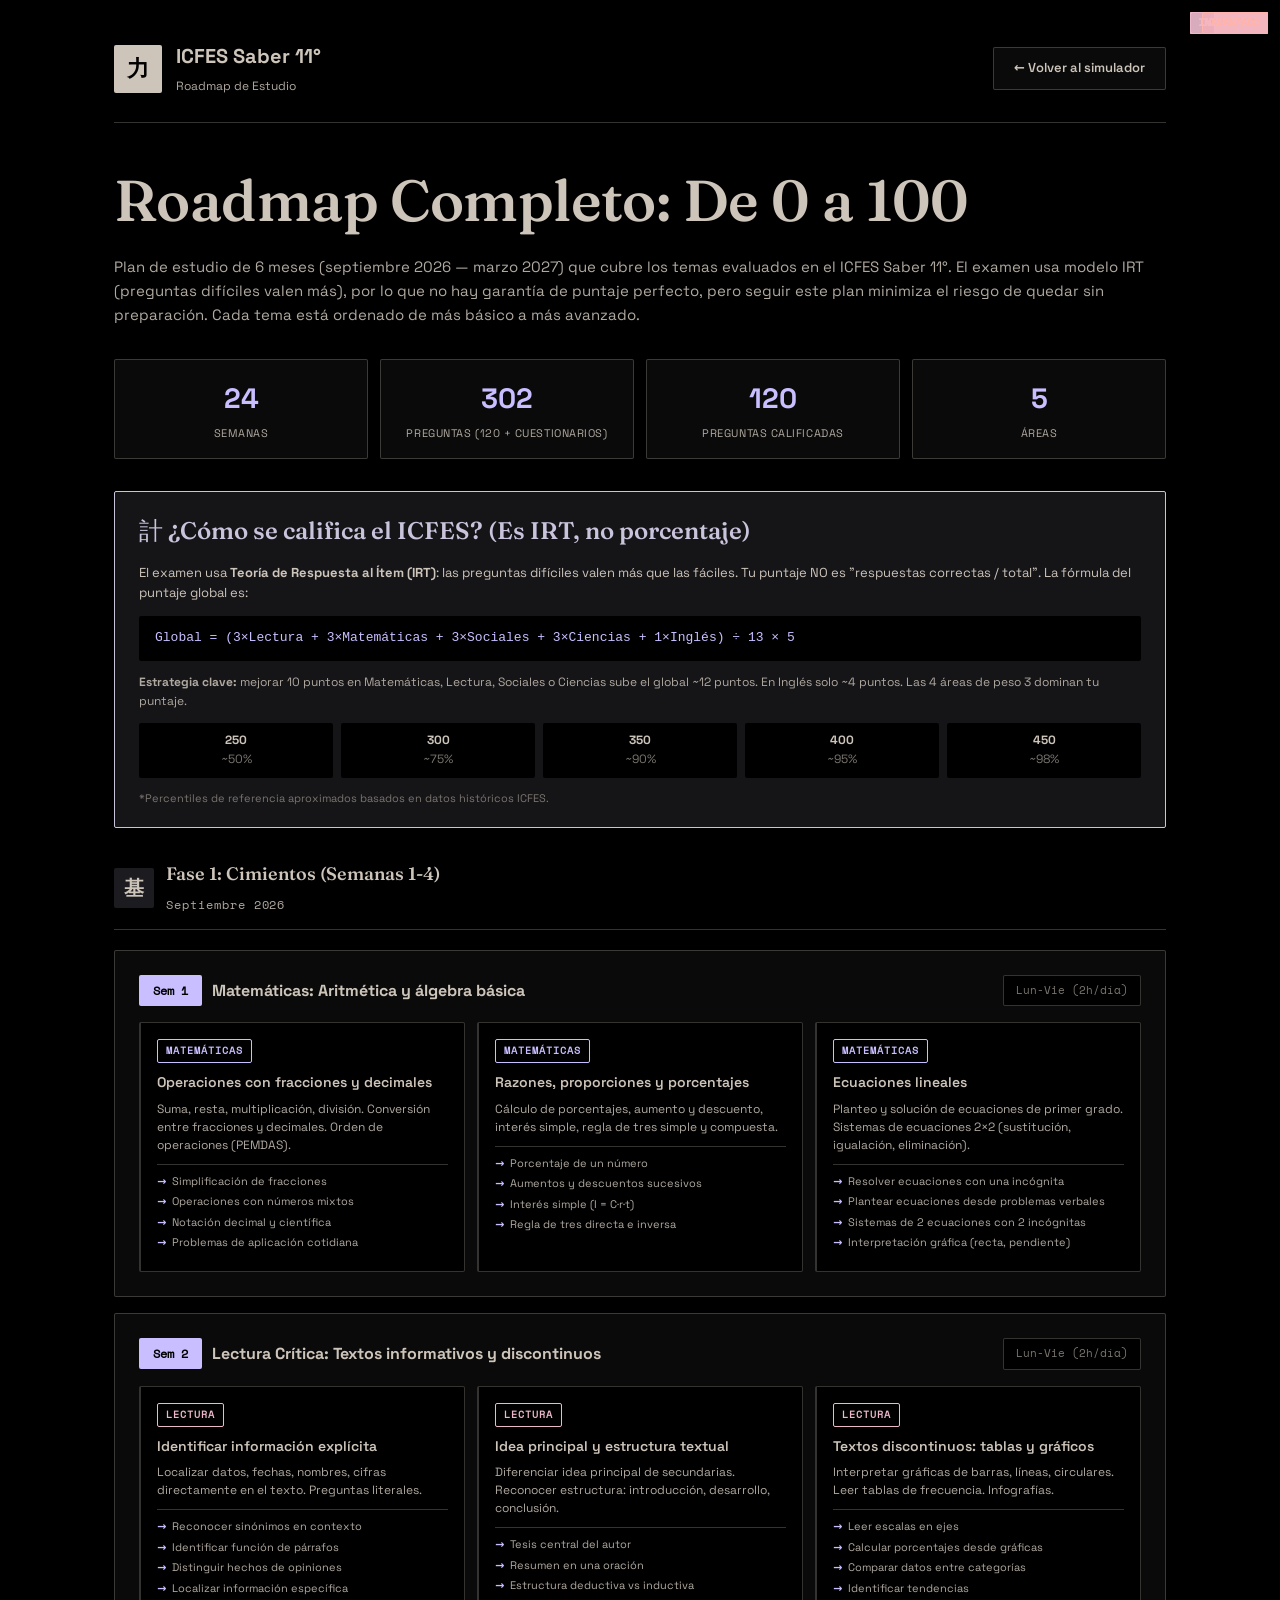
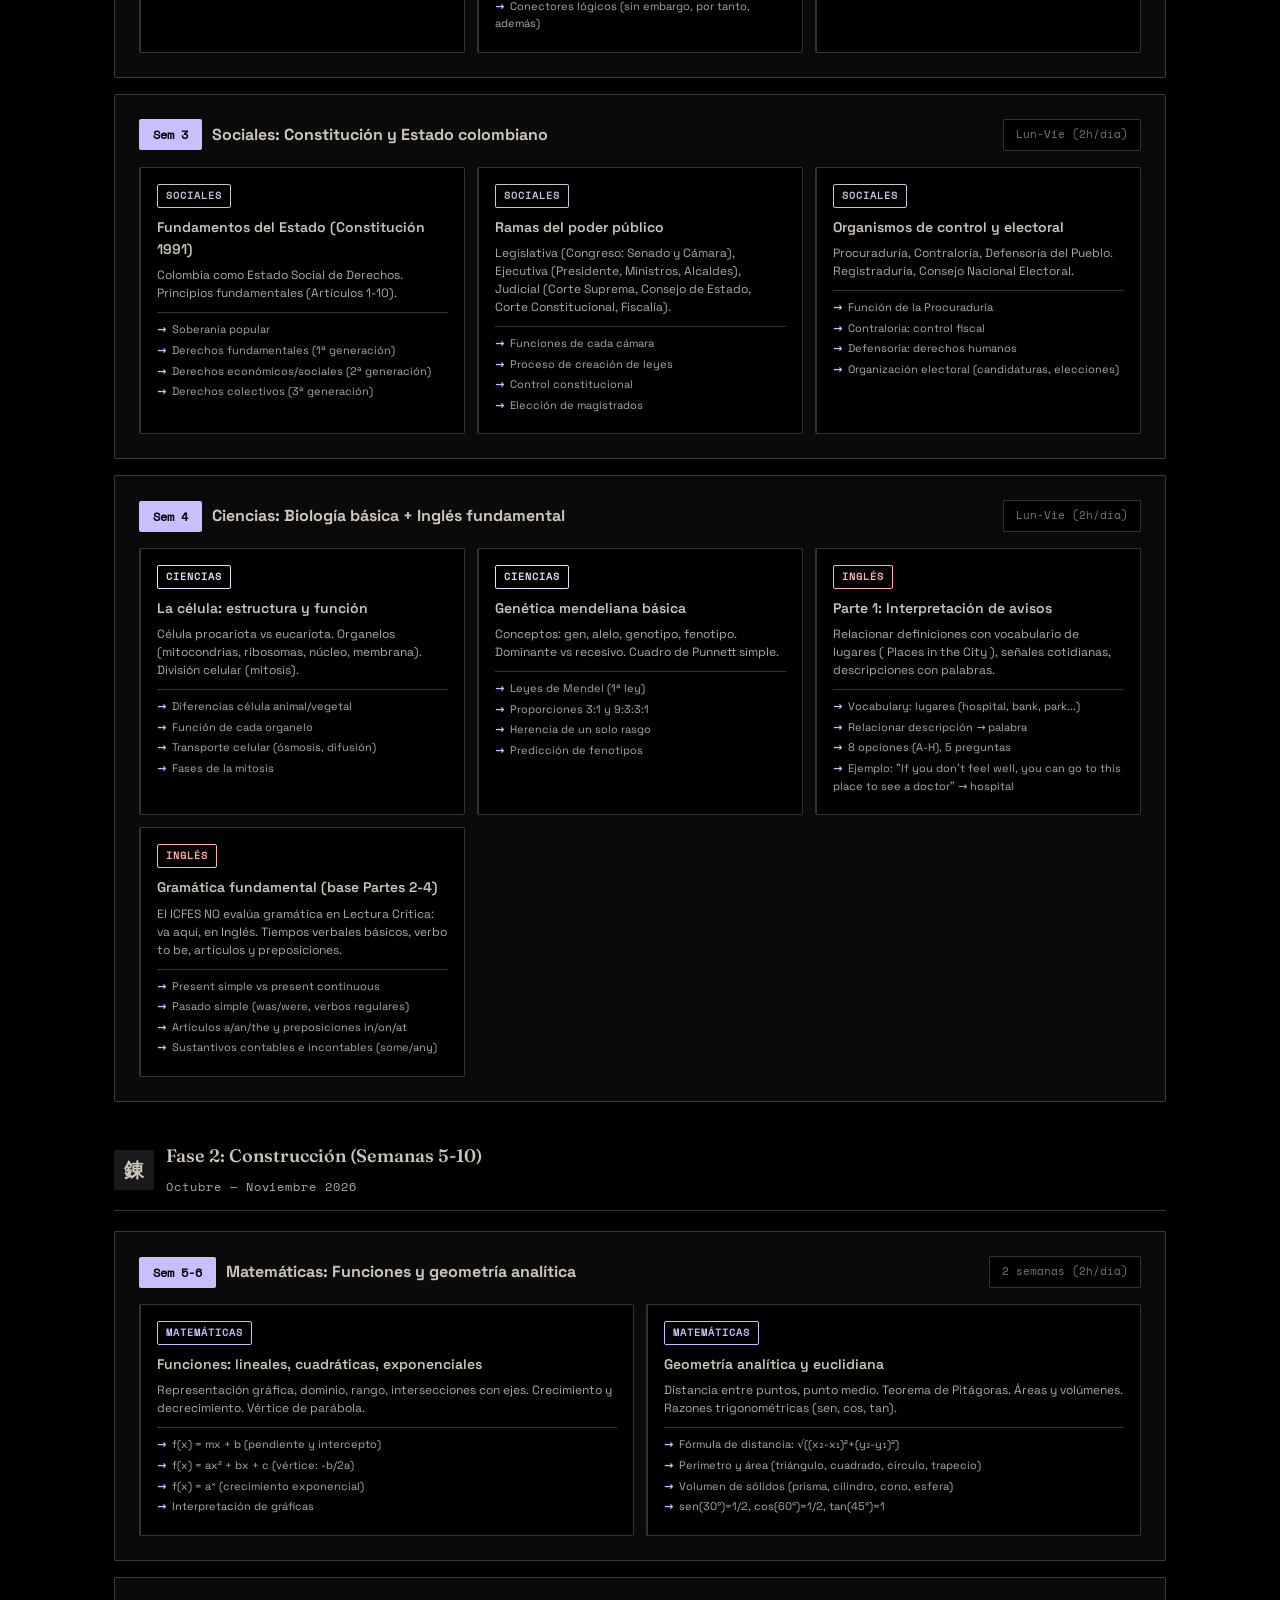
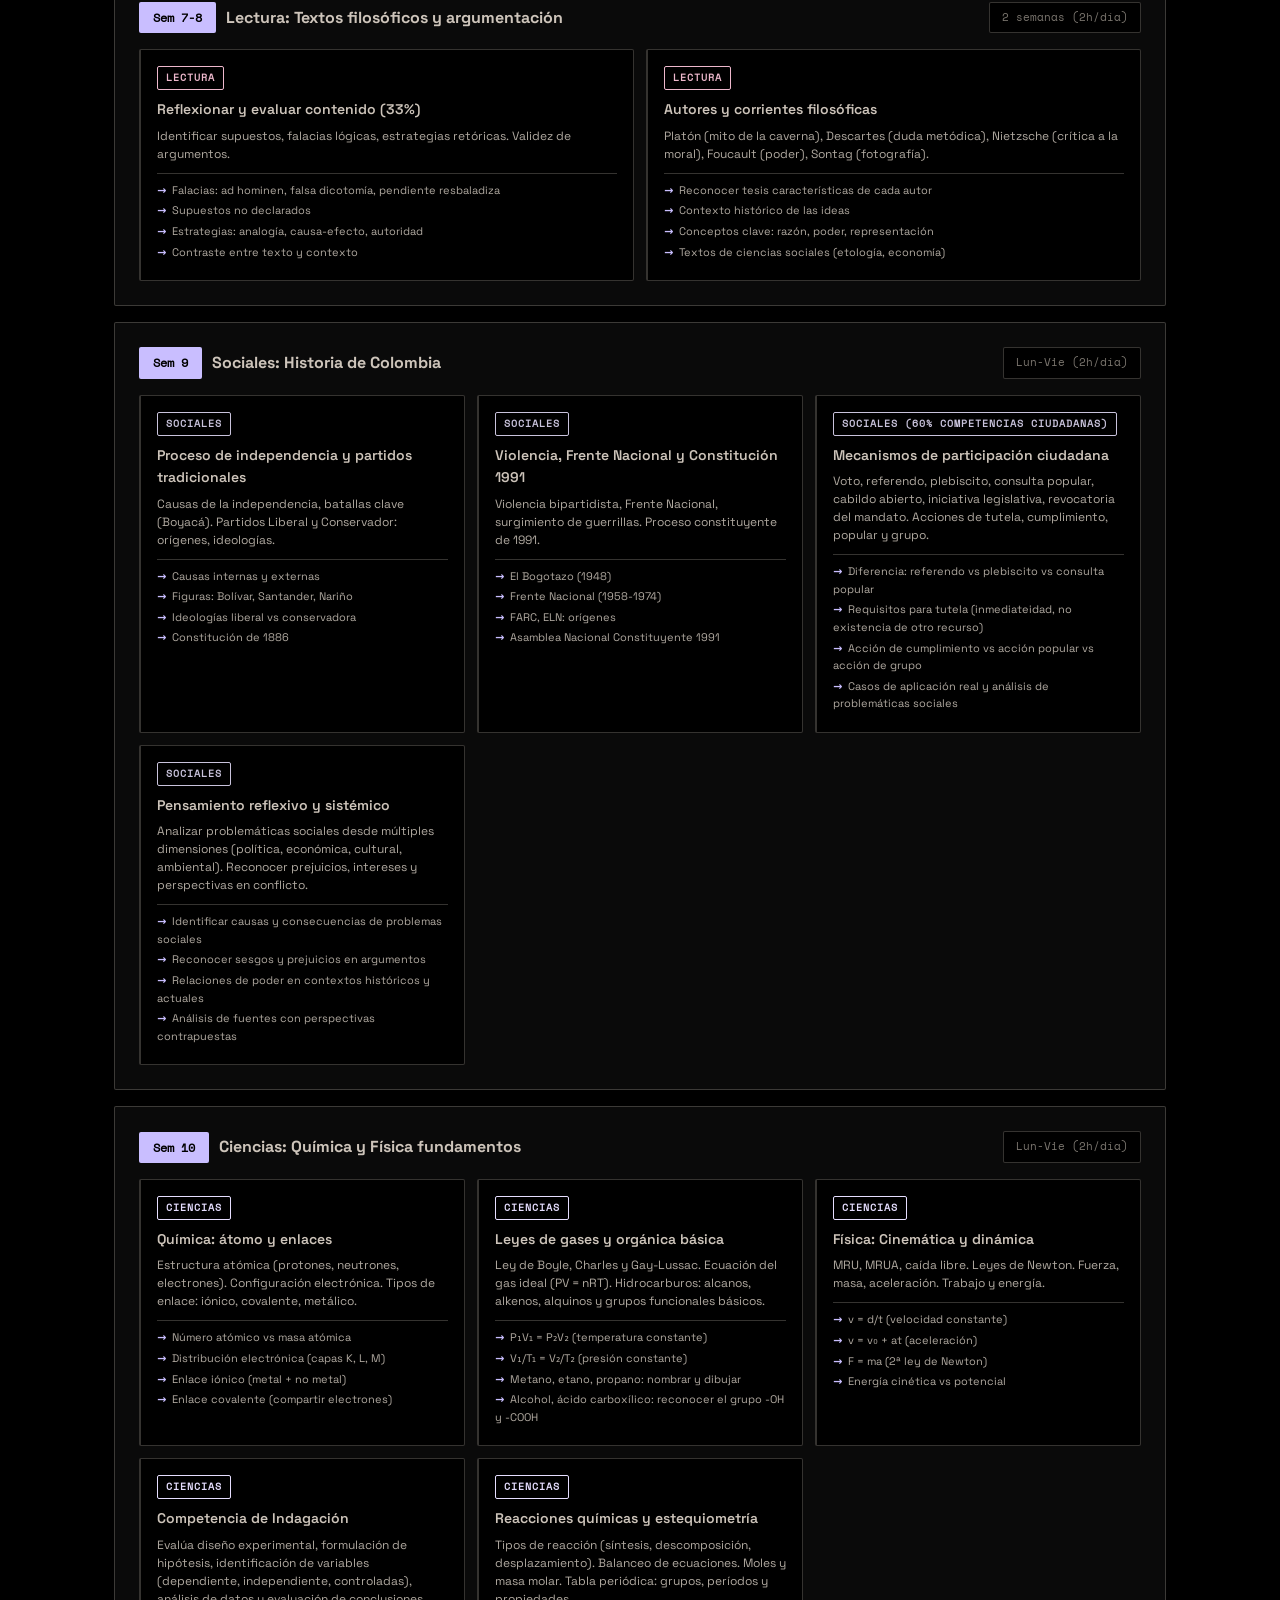
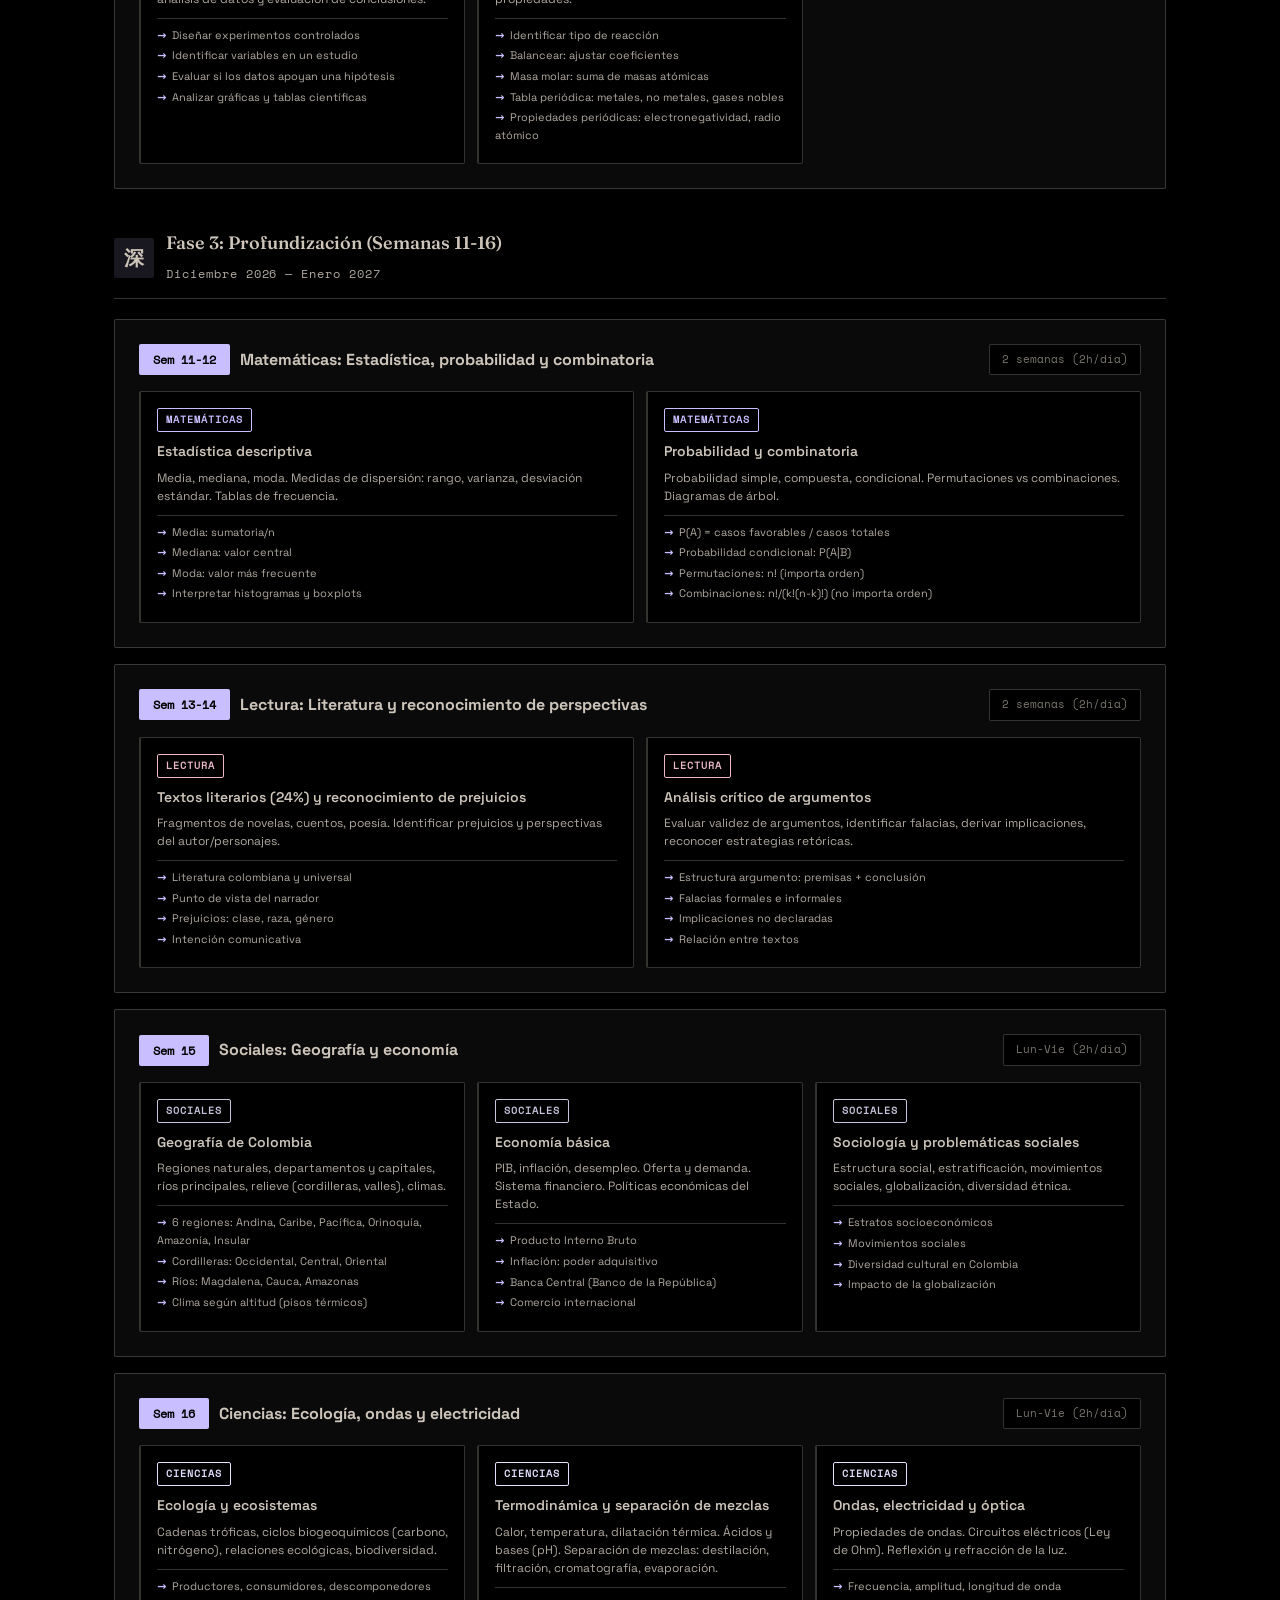
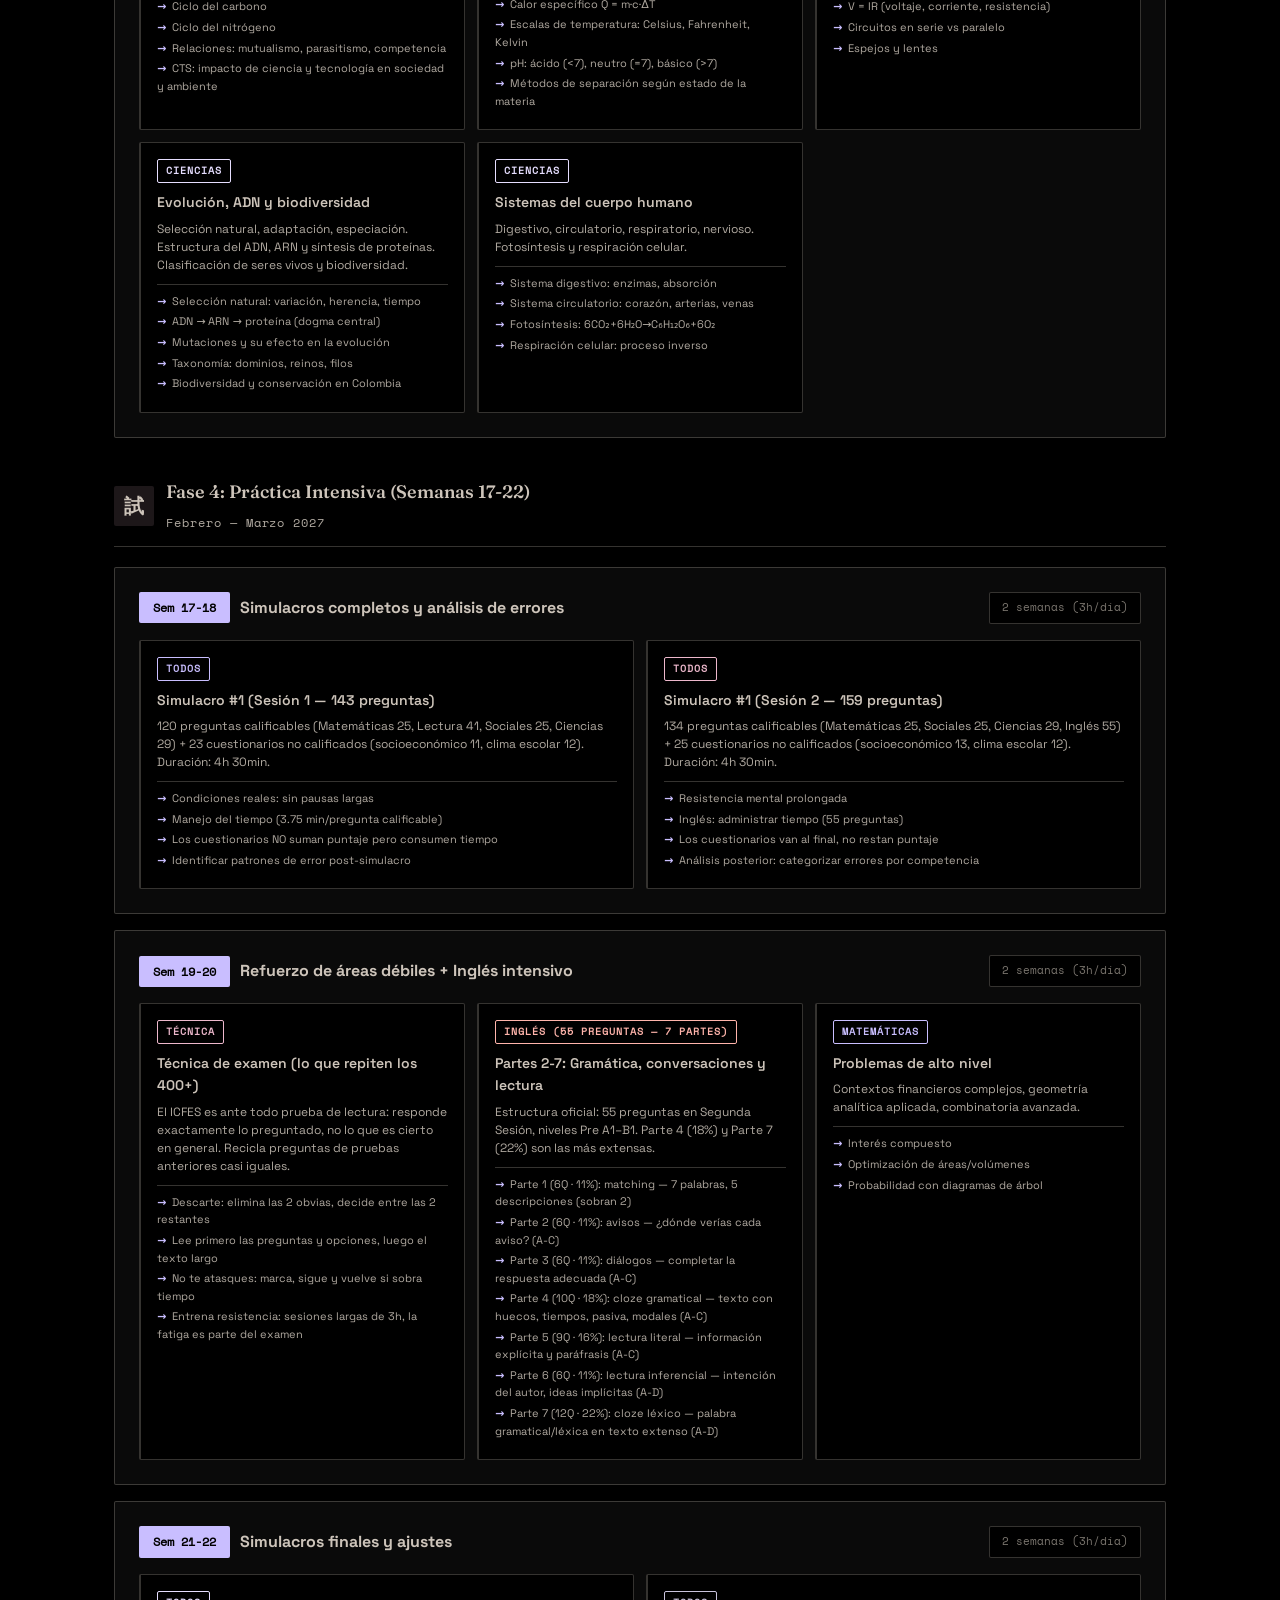
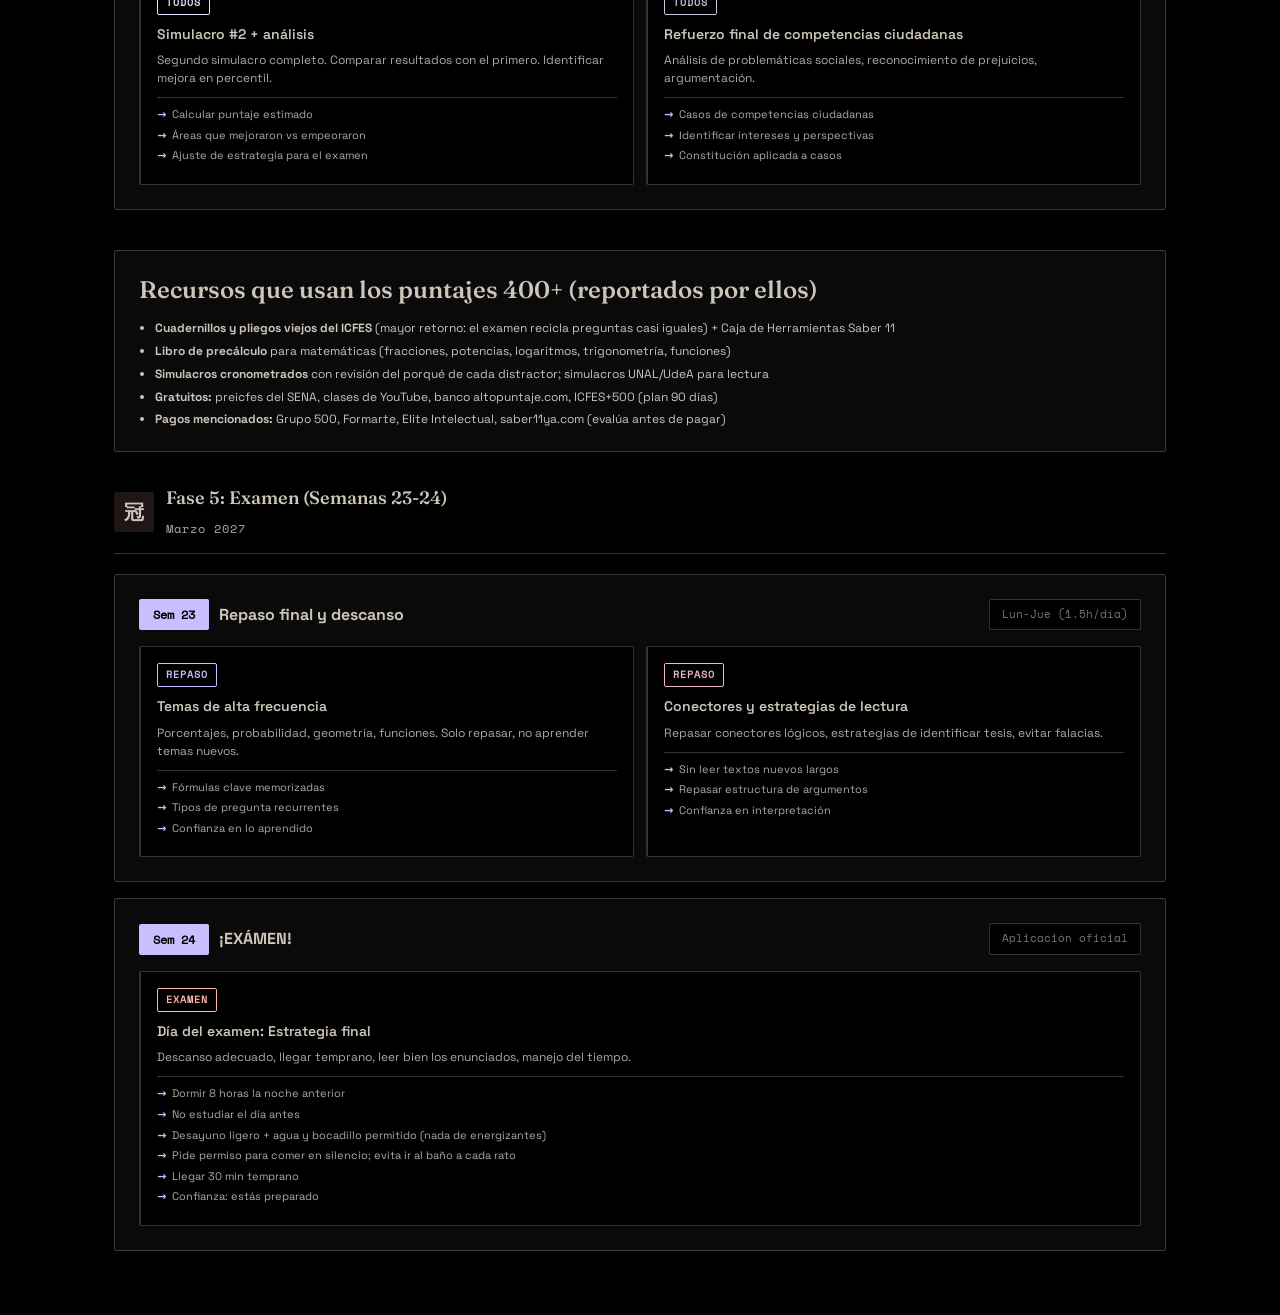
<file: roadmap.html>
<!DOCTYPE html>
<html lang="es">
<head>
<meta charset="UTF-8">
<meta name="viewport" content="width=device-width, initial-scale=1.0">
<title>Roadmap ICFES Saber 11° — De 0 a 100</title>
<link rel="icon" href="art/favicon.svg" type="image/svg+xml">
<style>
@font-face{font-display:swap;font-family:"Fraunces Variable";font-style:normal;font-weight:100 900;src:url(fonts/fraunces-latin.woff2) format("woff2-variations");}
@font-face{font-display:swap;font-family:"Space Grotesk Variable";font-style:normal;font-weight:300 700;src:url(fonts/space-grotesk-latin.woff2) format("woff2-variations");}
@font-face{font-display:swap;font-family:"Space Mono";font-style:normal;font-weight:400;src:url(fonts/space-mono-400.woff2) format("woff2");}

:root{--bg:#000;--bg-elevated:#0a0a0a;--card:#0a0a0a;--card-hover:rgba(205,196,186,.05);--border:rgba(205,196,186,.26);--accent:#c9beff;--accent-hover:#e6deff;--text:#cdc4ba;--text-muted:#b0a9a0;--text-dim:#7a756e;--success:#c9beff;--success-bg:rgba(201,190,255,.1);--danger:#ffb4ab;--danger-bg:rgba(255,180,171,.1);--warning:#edb8cc;--warning-bg:rgba(237,184,204,.1);--info:#c9c3dc;--info-bg:rgba(201,195,220,.1);--radius:2px;--radius-sm:2px;--transition:all .15s ease;--serif:"Fraunces Variable",Fraunces,Georgia,serif;--sans:"Space Grotesk Variable","Space Grotesk",system-ui,sans-serif;--mono:"Space Mono",monospace}
*{margin:0;padding:0;box-sizing:border-box}
body{font-family:var(--sans);background:var(--bg);color:var(--text);line-height:1.6;min-height:100vh}
.container{max-width:1100px;margin:0 auto;padding:24px}
.header{display:flex;justify-content:space-between;align-items:center;padding:16px 0 24px;border-bottom:1px solid var(--border);margin-bottom:32px}
.logo{display:flex;align-items:center;gap:14px;cursor:pointer}
.logo:hover .logo-icon{transform:scale(1.05)}
.logo-icon{width:48px;height:48px;background:var(--text);border-radius:2px;display:flex;align-items:center;justify-content:center;font-size:22px;font-weight:800;color:#000;transition:var(--transition)}
.logo-text h1{font-size:20px;font-weight:700}
.logo-text span{font-size:12px;color:var(--text-muted)}
.home-btn{padding:10px 20px;border-radius:var(--radius-sm);background:var(--card);border:1px solid var(--border);color:var(--text);font-size:13px;font-weight:600;cursor:pointer;transition:var(--transition);text-decoration:none;display:inline-flex;align-items:center;gap:8px}
.home-btn:hover{border-color:var(--accent);background:var(--card-hover)}

h2{font-family:var(--serif);font-size:clamp(2rem,1.3rem + 3vw,3.6rem);font-weight:560;letter-spacing:-.01em;margin-bottom:8px;color:var(--text)}
h3{font-family:var(--serif);font-size:1.5rem;font-weight:560;margin-bottom:12px;display:flex;align-items:center;gap:8px}
h4{font-size:15px;font-weight:700;margin-bottom:8px;color:var(--accent)}

.subtitle{color:var(--text-muted);margin-bottom:32px;font-size:15px}

.stats-bar{display:grid;grid-template-columns:repeat(auto-fit,minmax(150px,1fr));gap:12px;margin-bottom:32px}
.stat{background:var(--card);border:1px solid var(--border);border-radius:var(--radius);padding:16px;text-align:center}
.stat .value{font-size:28px;font-weight:800;color:var(--accent)}
.stat .label{font-size:11px;color:var(--text-muted);text-transform:uppercase;letter-spacing:.05em;margin-top:4px}

.phase{margin-bottom:40px}
.phase-header{display:flex;align-items:center;gap:12px;margin-bottom:20px;padding-bottom:12px;border-bottom:1px solid var(--border)}
.phase-icon{width:40px;height:40px;border-radius:2px;font-weight:700;display:flex;align-items:center;justify-content:center;font-size:20px}
.phase-info h3{font-size:18px;margin-bottom:2px}
.phase-info .phase-date{font-family:var(--mono);font-size:12px;color:var(--text-muted);letter-spacing:.08em}

.week{background:var(--card);border:1px solid var(--border);border-radius:var(--radius);padding:24px;margin-bottom:16px;transition:var(--transition)}
.week:hover{border-color:var(--accent)}
.week-header{display:flex;justify-content:space-between;align-items:center;margin-bottom:16px}
.week-title{display:flex;align-items:center;gap:10px}
.week-num{background:var(--accent);color:#000;padding:6px 14px;border-radius:2px;font-family:var(--mono);font-size:12px;font-weight:700}
.week-title h4{font-size:16px;color:var(--text);margin:0}
.week-days{font-family:var(--mono);font-size:11px;color:var(--text-dim);background:var(--bg);padding:6px 12px;border-radius:2px;border:1px solid var(--border)}

.topics-grid{display:grid;grid-template-columns:repeat(auto-fit,minmax(280px,1fr));gap:12px}
.topic{background:var(--bg);border:1px solid var(--border);border-left:2px solid var(--border);border-radius:var(--radius-sm);padding:16px}

.topic-header{display:flex;justify-content:space-between;align-items:center;margin-bottom:8px}
.topic-area{font-family:var(--mono);font-size:10px;font-weight:700;text-transform:uppercase;letter-spacing:.1em;padding:3px 8px;border-radius:2px;border:1px solid currentColor;background:transparent} .topic-area.math{color:#c9beff} .topic-area.lectura{color:#edb8cc} .topic-area.sociales{color:#c9c3dc} .topic-area.ciencias{color:#e6deff} .topic-area.ingles{color:#ffb4ab}

.topic-title{font-size:14px;font-weight:600;margin-bottom:6px}
.topic-desc{font-size:12px;color:var(--text-muted);line-height:1.5;margin-bottom:10px}
.topic-skills{font-size:11px;color:var(--text-muted)}
.topic-skills li{margin-bottom:3px;list-style:none}
.topic-skills li::before{content:'•';color:var(--accent);margin-right:6px}

.level-badge{position:absolute;top:12px;right:12px;font-family:var(--mono);font-size:9px;font-weight:700;padding:3px 8px;border-radius:2px;border:1px solid currentColor;text-transform:uppercase}
.level-1{background:var(--success-bg);color:var(--success)}
.level-2{background:var(--warning-bg);color:var(--warning)}
.level-3{background:var(--danger-bg);color:var(--danger)}

.skills-list{margin-top:8px;padding-top:8px;border-top:1px solid var(--border)}
.skills-list li{margin-bottom:3px;list-style:none;font-size:11px;color:var(--text-muted)}
.skills-list li::before{content:'→';color:var(--accent);margin-right:6px;font-weight:700}

.checkbox-group{display:flex;gap:8px;flex-wrap:wrap;margin-top:12px}
.checkbox-item{display:flex;align-items:center;gap:6px;font-size:11px;color:var(--text-muted);cursor:pointer;user-select:none}
.checkbox-item input{accent-color:var(--accent)}

@media(max-width:768px){
  .container{padding:16px}
  .header{flex-direction:column;gap:16px}
  .topics-grid{grid-template-columns:1fr}
  .week-header{flex-direction:column;align-items:flex-start;gap:8px}
}
</style>
</head>
<body>

<div class="container">
  <div class="header">
    <div class="logo" onclick="window.location.href='index.html'">
      <div class="logo-icon">力</div>
      <div class="logo-text">
        <h1>ICFES Saber 11°</h1>
        <span>Roadmap de Estudio</span>
      </div>
    </div>
    <a href="index.html" class="home-btn">← Volver al simulador</a>
  </div>

  <h2>Roadmap Completo: De 0 a 100</h2>
  <p class="subtitle">Plan de estudio de 6 meses (septiembre 2026 — marzo 2027) que cubre los temas evaluados en el ICFES Saber 11°. El examen usa modelo IRT (preguntas difíciles valen más), por lo que no hay garantía de puntaje perfecto, pero seguir este plan minimiza el riesgo de quedar sin preparación. Cada tema está ordenado de más básico a más avanzado.</p>

  <div class="stats-bar">
    <div class="stat"><div class="value">24</div><div class="label">Semanas</div></div>
    <div class="stat"><div class="value">302</div><div class="label">Preguntas (120 + cuestionarios)</div></div>
    <div class="stat"><div class="value">120</div><div class="label">Preguntas calificadas</div></div>
    <div class="stat"><div class="value">5</div><div class="label">Áreas</div></div>
  </div>

  <!-- BANNER IRT + PONDERACIÓN -->
  <div style="background:var(--info-bg);border:1px solid var(--info);border-radius:var(--radius);padding:20px 24px;margin-bottom:32px">
    <h3 style="color:var(--info);margin-bottom:12px">計 ¿Cómo se califica el ICFES? (Es IRT, no porcentaje)</h3>
    <p style="font-size:13px;color:var(--text);margin-bottom:12px">El examen usa <strong>Teoría de Respuesta al Ítem (IRT)</strong>: las preguntas difíciles valen más que las fáciles. Tu puntaje NO es "respuestas correctas / total". La fórmula del puntaje global es:</p>
    <code style="display:block;background:var(--bg);padding:12px 16px;border-radius:var(--radius-sm);font-size:13px;color:var(--accent);margin-bottom:12px">Global = (3×Lectura + 3×Matemáticas + 3×Sociales + 3×Ciencias + 1×Inglés) ÷ 13 × 5</code>
    <p style="font-size:12px;color:var(--text-muted);margin-bottom:12px"><strong>Estrategia clave:</strong> mejorar 10 puntos en Matemáticas, Lectura, Sociales o Ciencias sube el global ~12 puntos. En Inglés solo ~4 puntos. Las 4 áreas de peso 3 dominan tu puntaje.</p>
    <div style="display:grid;grid-template-columns:repeat(auto-fit,minmax(120px,1fr));gap:8px;font-size:12px">
      <div style="background:var(--bg);padding:8px;border-radius:var(--radius-sm);text-align:center"><strong>250</strong><br><span style="color:var(--text-dim)">~50%</span></div>
      <div style="background:var(--bg);padding:8px;border-radius:var(--radius-sm);text-align:center"><strong>300</strong><br><span style="color:var(--text-dim)">~75%</span></div>
      <div style="background:var(--bg);padding:8px;border-radius:var(--radius-sm);text-align:center"><strong>350</strong><br><span style="color:var(--text-dim)">~90%</span></div>
      <div style="background:var(--bg);padding:8px;border-radius:var(--radius-sm);text-align:center"><strong>400</strong><br><span style="color:var(--text-dim)">~95%</span></div>
      <div style="background:var(--bg);padding:8px;border-radius:var(--radius-sm);text-align:center"><strong>450</strong><br><span style="color:var(--text-dim)">~98%</span></div>
    </div>
    <p style="font-size:11px;color:var(--text-dim);margin-top:12px">*Percentiles de referencia aproximados basados en datos históricos ICFES.</p>
  </div>


  <!-- FASE 1 -->
  <div class="phase">
    <div class="phase-header">
      <div class="phase-icon" style="background:rgba(230,222,255,.12)">基</div>
      <div class="phase-info">
        <h3>Fase 1: Cimientos (Semanas 1-4)</h3>
        <span class="phase-date">Septiembre 2026</span>
      </div>
    </div>

    <div class="week">
      <div class="week-header">
        <div class="week-title">
          <span class="week-num">Sem 1</span>
          <h4>Matemáticas: Aritmética y álgebra básica</h4>
        </div>
        <span class="week-days">Lun-Vie (2h/día)</span>
      </div>
      <div class="topics-grid">
        <div class="topic math">
          <span class="level-badge level-1">Básico</span>
          <div class="topic-header"><span class="topic-area math">Matemáticas</span></div>
          <div class="topic-title">Operaciones con fracciones y decimales</div>
          <div class="topic-desc">Suma, resta, multiplicación, división. Conversión entre fracciones y decimales. Orden de operaciones (PEMDAS).</div>
          <ul class="skills-list">
            <li>Simplificación de fracciones</li>
            <li>Operaciones con números mixtos</li>
            <li>Notación decimal y científica</li>
            <li>Problemas de aplicación cotidiana</li>
          </ul>
        </div>
        <div class="topic math">
          <span class="level-badge level-1">Básico</span>
          <div class="topic-header"><span class="topic-area math">Matemáticas</span></div>
          <div class="topic-title">Razones, proporciones y porcentajes</div>
          <div class="topic-desc">Cálculo de porcentajes, aumento y descuento, interés simple, regla de tres simple y compuesta.</div>
          <ul class="skills-list">
            <li>Porcentaje de un número</li>
            <li>Aumentos y descuentos sucesivos</li>
            <li>Interés simple (I = C·r·t)</li>
            <li>Regla de tres directa e inversa</li>
          </ul>
        </div>
        <div class="topic math">
          <span class="level-badge level-1">Básico</span>
          <div class="topic-header"><span class="topic-area math">Matemáticas</span></div>
          <div class="topic-title">Ecuaciones lineales</div>
          <div class="topic-desc">Planteo y solución de ecuaciones de primer grado. Sistemas de ecuaciones 2×2 (sustitución, igualación, eliminación).</div>
          <ul class="skills-list">
            <li>Resolver ecuaciones con una incógnita</li>
            <li>Plantear ecuaciones desde problemas verbales</li>
            <li>Sistemas de 2 ecuaciones con 2 incógnitas</li>
            <li>Interpretación gráfica (recta, pendiente)</li>
          </ul>
        </div>
      </div>
    </div>

    <div class="week">
      <div class="week-header">
        <div class="week-title">
          <span class="week-num">Sem 2</span>
          <h4>Lectura Crítica: Textos informativos y discontinuos</h4>
        </div>
        <span class="week-days">Lun-Vie (2h/día)</span>
      </div>
      <div class="topics-grid">
        <div class="topic lectura">
          <span class="level-badge level-1">Básico</span>
          <div class="topic-header"><span class="topic-area lectura">Lectura</span></div>
          <div class="topic-title">Identificar información explícita</div>
          <div class="topic-desc">Localizar datos, fechas, nombres, cifras directamente en el texto. Preguntas literales.</div>
          <ul class="skills-list">
            <li>Reconocer sinónimos en contexto</li>
            <li>Identificar función de párrafos</li>
            <li>Distinguir hechos de opiniones</li>
            <li>Localizar información específica</li>
          </ul>
        </div>
        <div class="topic lectura">
          <span class="level-badge level-1">Básico</span>
          <div class="topic-header"><span class="topic-area lectura">Lectura</span></div>
          <div class="topic-title">Idea principal y estructura textual</div>
          <div class="topic-desc">Diferenciar idea principal de secundarias. Reconocer estructura: introducción, desarrollo, conclusión.</div>
          <ul class="skills-list">
            <li>Tesis central del autor</li>
            <li>Resumen en una oración</li>
            <li>Estructura deductiva vs inductiva</li>
            <li>Conectores lógicos (sin embargo, por tanto, además)</li>
          </ul>
        </div>
        <div class="topic lectura">
          <span class="level-badge level-1">Básico</span>
          <div class="topic-header"><span class="topic-area lectura">Lectura</span></div>
          <div class="topic-title">Textos discontinuos: tablas y gráficos</div>
          <div class="topic-desc">Interpretar gráficas de barras, líneas, circulares. Leer tablas de frecuencia. Infografías.</div>
          <ul class="skills-list">
            <li>Leer escalas en ejes</li>
            <li>Calcular porcentajes desde gráficas</li>
            <li>Comparar datos entre categorías</li>
            <li>Identificar tendencias</li>
          </ul>
        </div>
      </div>
    </div>

    <div class="week">
      <div class="week-header">
        <div class="week-title">
          <span class="week-num">Sem 3</span>
          <h4>Sociales: Constitución y Estado colombiano</h4>
        </div>
        <span class="week-days">Lun-Vie (2h/día)</span>
      </div>
      <div class="topics-grid">
        <div class="topic sociales">
          <span class="level-badge level-1">Básico</span>
          <div class="topic-header"><span class="topic-area sociales">Sociales</span></div>
          <div class="topic-title">Fundamentos del Estado (Constitución 1991)</div>
          <div class="topic-desc">Colombia como Estado Social de Derechos. Principios fundamentales (Artículos 1-10).</div>
          <ul class="skills-list">
            <li>Soberanía popular</li>
            <li>Derechos fundamentales (1ª generación)</li>
            <li>Derechos económicos/sociales (2ª generación)</li>
            <li>Derechos colectivos (3ª generación)</li>
          </ul>
        </div>
        <div class="topic sociales">
          <span class="level-badge level-1">Básico</span>
          <div class="topic-header"><span class="topic-area sociales">Sociales</span></div>
          <div class="topic-title">Ramas del poder público</div>
          <div class="topic-desc">Legislativa (Congreso: Senado y Cámara), Ejecutiva (Presidente, Ministros, Alcaldes), Judicial (Corte Suprema, Consejo de Estado, Corte Constitucional, Fiscalía).</div>
          <ul class="skills-list">
            <li>Funciones de cada cámara</li>
            <li>Proceso de creación de leyes</li>
            <li>Control constitucional</li>
            <li>Elección de magistrados</li>
          </ul>
        </div>
        <div class="topic sociales">
          <span class="level-badge level-1">Básico</span>
          <div class="topic-header"><span class="topic-area sociales">Sociales</span></div>
          <div class="topic-title">Organismos de control y electoral</div>
          <div class="topic-desc">Procuraduría, Contraloría, Defensoría del Pueblo. Registraduría, Consejo Nacional Electoral.</div>
          <ul class="skills-list">
            <li>Función de la Procuraduría</li>
            <li>Contraloría: control fiscal</li>
            <li>Defensoría: derechos humanos</li>
            <li>Organización electoral (candidaturas, elecciones)</li>
          </ul>
        </div>
      </div>
    </div>

    <div class="week">
      <div class="week-header">
        <div class="week-title">
          <span class="week-num">Sem 4</span>
          <h4>Ciencias: Biología básica + Inglés fundamental</h4>
        </div>
        <span class="week-days">Lun-Vie (2h/día)</span>
      </div>
      <div class="topics-grid">
        <div class="topic ciencias">
          <span class="level-badge level-1">Básico</span>
          <div class="topic-header"><span class="topic-area ciencias">Ciencias</span></div>
          <div class="topic-title">La célula: estructura y función</div>
          <div class="topic-desc">Célula procariota vs eucariota. Organelos (mitocondrias, ribosomas, núcleo, membrana). División celular (mitosis).</div>
          <ul class="skills-list">
            <li>Diferencias célula animal/vegetal</li>
            <li>Función de cada organelo</li>
            <li>Transporte celular (ósmosis, difusión)</li>
            <li>Fases de la mitosis</li>
          </ul>
        </div>
        <div class="topic ciencias">
          <span class="level-badge level-1">Básico</span>
          <div class="topic-header"><span class="topic-area ciencias">Ciencias</span></div>
          <div class="topic-title">Genética mendeliana básica</div>
          <div class="topic-desc">Conceptos: gen, alelo, genotipo, fenotipo. Dominante vs recesivo. Cuadro de Punnett simple.</div>
          <ul class="skills-list">
            <li>Leyes de Mendel (1ª ley)</li>
            <li>Proporciones 3:1 y 9:3:3:1</li>
            <li>Herencia de un solo rasgo</li>
            <li>Predicción de fenotipos</li>
          </ul>
        </div>
        <div class="topic ingles">
          <span class="level-badge level-1">A1</span>
          <div class="topic-header"><span class="topic-area ingles">Inglés</span></div>
          <div class="topic-title">Parte 1: Interpretación de avisos</div>
          <div class="topic-desc">Relacionar definiciones con vocabulario de lugares ( Places in the City ), señales cotidianas, descripciones con palabras.</div>
          <ul class="skills-list">
            <li>Vocabulary: lugares (hospital, bank, park...)</li>
            <li>Relacionar descripción → palabra</li>
            <li>8 opciones (A-H), 5 preguntas</li>
            <li>Ejemplo: "If you don't feel well, you can go to this place to see a doctor" → hospital</li>
          </ul>
        </div>
        <div class="topic ingles">
          <span class="level-badge level-1">A1</span>
          <div class="topic-header"><span class="topic-area ingles">Inglés</span></div>
          <div class="topic-title">Gramática fundamental (base Partes 2-4)</div>
          <div class="topic-desc">El ICFES NO evalúa gramática en Lectura Crítica: va aquí, en Inglés. Tiempos verbales básicos, verbo to be, artículos y preposiciones.</div>
          <ul class="skills-list">
            <li>Present simple vs present continuous</li>
            <li>Pasado simple (was/were, verbos regulares)</li>
            <li>Artículos a/an/the y preposiciones in/on/at</li>
            <li>Sustantivos contables e incontables (some/any)</li>
          </ul>
        </div>
      </div>
    </div>
  </div>

  <!-- FASE 2 -->
  <div class="phase">
    <div class="phase-header">
      <div class="phase-icon" style="background:rgba(201,195,220,.12)">錬</div>
      <div class="phase-info">
        <h3>Fase 2: Construcción (Semanas 5-10)</h3>
        <span class="phase-date">Octubre — Noviembre 2026</span>
      </div>
    </div>

    <div class="week">
      <div class="week-header">
        <div class="week-title">
          <span class="week-num">Sem 5-6</span>
          <h4>Matemáticas: Funciones y geometría analítica</h4>
        </div>
        <span class="week-days">2 semanas (2h/día)</span>
      </div>
      <div class="topics-grid">
        <div class="topic math">
          <span class="level-badge level-2">Intermedio</span>
          <div class="topic-header"><span class="topic-area math">Matemáticas</span></div>
          <div class="topic-title">Funciones: lineales, cuadráticas, exponenciales</div>
          <div class="topic-desc">Representación gráfica, dominio, rango, intersecciones con ejes. Crecimiento y decrecimiento. Vértice de parábola.</div>
          <ul class="skills-list">
            <li>f(x) = mx + b (pendiente y intercepto)</li>
            <li>f(x) = ax² + bx + c (vértice: -b/2a)</li>
            <li>f(x) = aˣ (crecimiento exponencial)</li>
            <li>Interpretación de gráficas</li>
          </ul>
        </div>
        <div class="topic math">
          <span class="level-badge level-2">Intermedio</span>
          <div class="topic-header"><span class="topic-area math">Matemáticas</span></div>
          <div class="topic-title">Geometría analítica y euclidiana</div>
          <div class="topic-desc">Distancia entre puntos, punto medio. Teorema de Pitágoras. Áreas y volúmenes. Razones trigonométricas (sen, cos, tan).</div>
          <ul class="skills-list">
            <li>Fórmula de distancia: √((x₂-x₁)²+(y₂-y₁)²)</li>
            <li>Perímetro y área (triángulo, cuadrado, círculo, trapecio)</li>
            <li>Volumen de sólidos (prisma, cilindro, cono, esfera)</li>
            <li>sen(30°)=1/2, cos(60°)=1/2, tan(45°)=1</li>
          </ul>
        </div>
      </div>
    </div>

    <div class="week">
      <div class="week-header">
        <div class="week-title">
          <span class="week-num">Sem 7-8</span>
          <h4>Lectura: Textos filosóficos y argumentación</h4>
        </div>
        <span class="week-days">2 semanas (2h/día)</span>
      </div>
      <div class="topics-grid">
        <div class="topic lectura">
          <span class="level-badge level-2">Intermedio</span>
          <div class="topic-header"><span class="topic-area lectura">Lectura</span></div>
          <div class="topic-title">Reflexionar y evaluar contenido (33%)</div>
          <div class="topic-desc">Identificar supuestos, falacias lógicas, estrategias retóricas. Validez de argumentos.</div>
          <ul class="skills-list">
            <li>Falacias: ad hominen, falsa dicotomía, pendiente resbaladiza</li>
            <li>Supuestos no declarados</li>
            <li>Estrategias: analogía, causa-efecto, autoridad</li>
            <li>Contraste entre texto y contexto</li>
          </ul>
        </div>
        <div class="topic lectura">
          <span class="level-badge level-2">Intermedio</span>
          <div class="topic-header"><span class="topic-area lectura">Lectura</span></div>
          <div class="topic-title">Autores y corrientes filosóficas</div>
          <div class="topic-desc">Platón (mito de la caverna), Descartes (duda metódica), Nietzsche (crítica a la moral), Foucault (poder), Sontag (fotografía).</div>
          <ul class="skills-list">
            <li>Reconocer tesis características de cada autor</li>
            <li>Contexto histórico de las ideas</li>
            <li>Conceptos clave: razón, poder, representación</li>
            <li>Textos de ciencias sociales (etología, economía)</li>
          </ul>
        </div>
      </div>
    </div>

    <div class="week">
      <div class="week-header">
        <div class="week-title">
          <span class="week-num">Sem 9</span>
          <h4>Sociales: Historia de Colombia</h4>
        </div>
        <span class="week-days">Lun-Vie (2h/día)</span>
      </div>
      <div class="topics-grid">
        <div class="topic sociales">
          <span class="level-badge level-2">Intermedio</span>
          <div class="topic-header"><span class="topic-area sociales">Sociales</span></div>
          <div class="topic-title">Proceso de independencia y partidos tradicionales</div>
          <div class="topic-desc">Causas de la independencia, batallas clave (Boyacá). Partidos Liberal y Conservador: orígenes, ideologías.</div>
          <ul class="skills-list">
            <li>Causas internas y externas</li>
            <li>Figuras: Bolívar, Santander, Nariño</li>
            <li>Ideologías liberal vs conservadora</li>
            <li>Constitución de 1886</li>
          </ul>
        </div>
        <div class="topic sociales">
          <span class="level-badge level-2">Intermedio</span>
          <div class="topic-header"><span class="topic-area sociales">Sociales</span></div>
          <div class="topic-title">Violencia, Frente Nacional y Constitución 1991</div>
          <div class="topic-desc">Violencia bipartidista, Frente Nacional, surgimiento de guerrillas. Proceso constituyente de 1991.</div>
          <ul class="skills-list">
            <li>El Bogotazo (1948)</li>
            <li>Frente Nacional (1958-1974)</li>
            <li>FARC, ELN: orígenes</li>
            <li>Asamblea Nacional Constituyente 1991</li>
          </ul>
        </div>
        <div class="topic sociales">
          <span class="level-badge level-2">Intermedio</span>
          <div class="topic-header"><span class="topic-area sociales">Sociales (60% competencias ciudadanas)</span></div>
          <div class="topic-title">Mecanismos de participación ciudadana</div>
          <div class="topic-desc">Voto, referendo, plebiscito, consulta popular, cabildo abierto, iniciativa legislativa, revocatoria del mandato. Acciones de tutela, cumplimiento, popular y grupo.</div>
          <ul class="skills-list">
            <li>Diferencia: referendo vs plebiscito vs consulta popular</li>
            <li>Requisitos para tutela (inmediateidad, no existencia de otro recurso)</li>
            <li>Acción de cumplimiento vs acción popular vs acción de grupo</li>
            <li>Casos de aplicación real y análisis de problemáticas sociales</li>
          </ul>
        </div>
        <div class="topic sociales">
          <span class="level-badge level-2">Intermedio</span>
          <div class="topic-header"><span class="topic-area sociales">Sociales</span></div>
          <div class="topic-title">Pensamiento reflexivo y sistémico</div>
          <div class="topic-desc">Analizar problemáticas sociales desde múltiples dimensiones (política, económica, cultural, ambiental). Reconocer prejuicios, intereses y perspectivas en conflicto.</div>
          <ul class="skills-list">
            <li>Identificar causas y consecuencias de problemas sociales</li>
            <li>Reconocer sesgos y prejuicios en argumentos</li>
            <li>Relaciones de poder en contextos históricos y actuales</li>
            <li>Análisis de fuentes con perspectivas contrapuestas</li>
          </ul>
        </div>
      </div>
    </div>

    <div class="week">
      <div class="week-header">
        <div class="week-title">
          <span class="week-num">Sem 10</span>
          <h4>Ciencias: Química y Física fundamentos</h4>
        </div>
        <span class="week-days">Lun-Vie (2h/día)</span>
      </div>
      <div class="topics-grid">
        <div class="topic ciencias">
          <span class="level-badge level-2">Intermedio</span>
          <div class="topic-header"><span class="topic-area ciencias">Ciencias</span></div>
          <div class="topic-title">Química: átomo y enlaces</div>
          <div class="topic-desc">Estructura atómica (protones, neutrones, electrones). Configuración electrónica. Tipos de enlace: iónico, covalente, metálico.</div>
          <ul class="skills-list">
            <li>Número atómico vs masa atómica</li>
            <li>Distribución electrónica (capas K, L, M)</li>
            <li>Enlace iónico (metal + no metal)</li>
            <li>Enlace covalente (compartir electrones)</li>
          </ul>
        </div>
        <div class="topic ciencias">
          <span class="level-badge level-2">Intermedio</span>
          <div class="topic-header"><span class="topic-area ciencias">Ciencias</span></div>
          <div class="topic-title">Leyes de gases y orgánica básica</div>
          <div class="topic-desc">Ley de Boyle, Charles y Gay-Lussac. Ecuación del gas ideal (PV = nRT). Hidrocarburos: alcanos, alkenos, alquinos y grupos funcionales básicos.</div>
          <ul class="skills-list">
            <li>P₁V₁ = P₂V₂ (temperatura constante)</li>
            <li>V₁/T₁ = V₂/T₂ (presión constante)</li>
            <li>Metano, etano, propano: nombrar y dibujar</li>
            <li>Alcohol, ácido carboxílico: reconocer el grupo -OH y -COOH</li>
          </ul>
        </div>
        <div class="topic ciencias">
          <span class="level-badge level-2">Intermedio</span>
          <div class="topic-header"><span class="topic-area ciencias">Ciencias</span></div>
          <div class="topic-title">Física: Cinemática y dinámica</div>
          <div class="topic-desc">MRU, MRUA, caída libre. Leyes de Newton. Fuerza, masa, aceleración. Trabajo y energía.</div>
          <ul class="skills-list">
            <li>v = d/t (velocidad constante)</li>
            <li>v = v₀ + at (aceleración)</li>
            <li>F = ma (2ª ley de Newton)</li>
            <li>Energía cinética vs potencial</li>
          </ul>
        </div>
        <div class="topic ciencias">
          <span class="level-badge level-2">Intermedio</span>
          <div class="topic-header"><span class="topic-area ciencias">Ciencias</span></div>
          <div class="topic-title">Competencia de Indagación</div>
          <div class="topic-desc">Evalúa diseño experimental, formulación de hipótesis, identificación de variables (dependiente, independiente, controladas), análisis de datos y evaluación de conclusiones.</div>
          <ul class="skills-list">
            <li>Diseñar experimentos controlados</li>
            <li>Identificar variables en un estudio</li>
            <li>Evaluar si los datos apoyan una hipótesis</li>
            <li>Analizar gráficas y tablas científicas</li>
          </ul>
        </div>
        <div class="topic ciencias">
          <span class="level-badge level-2">Intermedio</span>
          <div class="topic-header"><span class="topic-area ciencias">Ciencias</span></div>
          <div class="topic-title">Reacciones químicas y estequiometría</div>
          <div class="topic-desc">Tipos de reacción (síntesis, descomposición, desplazamiento). Balanceo de ecuaciones. Moles y masa molar. Tabla periódica: grupos, períodos y propiedades.</div>
          <ul class="skills-list">
            <li>Identificar tipo de reacción</li>
            <li>Balancear: ajustar coeficientes</li>
            <li>Masa molar: suma de masas atómicas</li>
            <li>Tabla periódica: metales, no metales, gases nobles</li>
            <li>Propiedades periódicas: electronegatividad, radio atómico</li>
          </ul>
        </div>
      </div>
    </div>
  </div>

  <!-- FASE 3 -->
  <div class="phase">
    <div class="phase-header">
      <div class="phase-icon" style="background:rgba(201,190,255,.12)">深</div>
      <div class="phase-info">
        <h3>Fase 3: Profundización (Semanas 11-16)</h3>
        <span class="phase-date">Diciembre 2026 — Enero 2027</span>
      </div>
    </div>

    <div class="week">
      <div class="week-header">
        <div class="week-title">
          <span class="week-num">Sem 11-12</span>
          <h4>Matemáticas: Estadística, probabilidad y combinatoria</h4>
        </div>
        <span class="week-days">2 semanas (2h/día)</span>
      </div>
      <div class="topics-grid">
        <div class="topic math">
          <span class="level-badge level-2">Intermedio</span>
          <div class="topic-header"><span class="topic-area math">Matemáticas</span></div>
          <div class="topic-title">Estadística descriptiva</div>
          <div class="topic-desc">Media, mediana, moda. Medidas de dispersión: rango, varianza, desviación estándar. Tablas de frecuencia.</div>
          <ul class="skills-list">
            <li>Media: sumatoria/n</li>
            <li>Mediana: valor central</li>
            <li>Moda: valor más frecuente</li>
            <li>Interpretar histogramas y boxplots</li>
          </ul>
        </div>
        <div class="topic math">
          <span class="level-badge level-3">Avanzado</span>
          <div class="topic-header"><span class="topic-area math">Matemáticas</span></div>
          <div class="topic-title">Probabilidad y combinatoria</div>
          <div class="topic-desc">Probabilidad simple, compuesta, condicional. Permutaciones vs combinaciones. Diagramas de árbol.</div>
          <ul class="skills-list">
            <li>P(A) = casos favorables / casos totales</li>
            <li>Probabilidad condicional: P(A|B)</li>
            <li>Permutaciones: n! (importa orden)</li>
            <li>Combinaciones: n!/(k!(n-k)!) (no importa orden)</li>
          </ul>
        </div>
      </div>
    </div>

    <div class="week">
      <div class="week-header">
        <div class="week-title">
          <span class="week-num">Sem 13-14</span>
          <h4>Lectura: Literatura y reconocimiento de perspectivas</h4>
        </div>
        <span class="week-days">2 semanas (2h/día)</span>
      </div>
      <div class="topics-grid">
        <div class="topic lectura">
          <span class="level-badge level-2">Intermedio</span>
          <div class="topic-header"><span class="topic-area lectura">Lectura</span></div>
          <div class="topic-title">Textos literarios (24%) y reconocimiento de prejuicios</div>
          <div class="topic-desc">Fragmentos de novelas, cuentos, poesía. Identificar prejuicios y perspectivas del autor/personajes.</div>
          <ul class="skills-list">
            <li>Literatura colombiana y universal</li>
            <li>Punto de vista del narrador</li>
            <li>Prejuicios: clase, raza, género</li>
            <li>Intención comunicativa</li>
          </ul>
        </div>
        <div class="topic lectura">
          <span class="level-badge level-3">Avanzado</span>
          <div class="topic-header"><span class="topic-area lectura">Lectura</span></div>
          <div class="topic-title">Análisis crítico de argumentos</div>
          <div class="topic-desc">Evaluar validez de argumentos, identificar falacias, derivar implicaciones, reconocer estrategias retóricas.</div>
          <ul class="skills-list">
            <li>Estructura argumento: premisas + conclusión</li>
            <li>Falacias formales e informales</li>
            <li>Implicaciones no declaradas</li>
            <li>Relación entre textos</li>
          </ul>
        </div>
      </div>
    </div>

    <div class="week">
      <div class="week-header">
        <div class="week-title">
          <span class="week-num">Sem 15</span>
          <h4>Sociales: Geografía y economía</h4>
        </div>
        <span class="week-days">Lun-Vie (2h/día)</span>
      </div>
      <div class="topics-grid">
        <div class="topic sociales">
          <span class="level-badge level-2">Intermedio</span>
          <div class="topic-header"><span class="topic-area sociales">Sociales</span></div>
          <div class="topic-title">Geografía de Colombia</div>
          <div class="topic-desc">Regiones naturales, departamentos y capitales, ríos principales, relieve (cordilleras, valles), climas.</div>
          <ul class="skills-list">
            <li>6 regiones: Andina, Caribe, Pacífica, Orinoquía, Amazonía, Insular</li>
            <li>Cordilleras: Occidental, Central, Oriental</li>
            <li>Ríos: Magdalena, Cauca, Amazonas</li>
            <li>Clima según altitud (pisos térmicos)</li>
          </ul>
        </div>
        <div class="topic sociales">
          <span class="level-badge level-2">Intermedio</span>
          <div class="topic-header"><span class="topic-area sociales">Sociales</span></div>
          <div class="topic-title">Economía básica</div>
          <div class="topic-desc">PIB, inflación, desempleo. Oferta y demanda. Sistema financiero. Políticas económicas del Estado.</div>
          <ul class="skills-list">
            <li>Producto Interno Bruto</li>
            <li>Inflación: poder adquisitivo</li>
            <li>Banca Central (Banco de la República)</li>
            <li>Comercio internacional</li>
          </ul>
        </div>
        <div class="topic sociales">
          <span class="level-badge level-2">Intermedio</span>
          <div class="topic-header"><span class="topic-area sociales">Sociales</span></div>
          <div class="topic-title">Sociología y problemáticas sociales</div>
          <div class="topic-desc">Estructura social, estratificación, movimientos sociales, globalización, diversidad étnica.</div>
          <ul class="skills-list">
            <li>Estratos socioeconómicos</li>
            <li>Movimientos sociales</li>
            <li>Diversidad cultural en Colombia</li>
            <li>Impacto de la globalización</li>
          </ul>
        </div>
      </div>
    </div>

    <div class="week">
      <div class="week-header">
        <div class="week-title">
          <span class="week-num">Sem 16</span>
          <h4>Ciencias: Ecología, ondas y electricidad</h4>
        </div>
        <span class="week-days">Lun-Vie (2h/día)</span>
      </div>
      <div class="topics-grid">
        <div class="topic ciencias">
          <span class="level-badge level-2">Intermedio</span>
          <div class="topic-header"><span class="topic-area ciencias">Ciencias</span></div>
          <div class="topic-title">Ecología y ecosistemas</div>
          <div class="topic-desc">Cadenas tróficas, ciclos biogeoquímicos (carbono, nitrógeno), relaciones ecológicas, biodiversidad.</div>
          <ul class="skills-list">
            <li>Productores, consumidores, descomponedores</li>
            <li>Ciclo del carbono</li>
            <li>Ciclo del nitrógeno</li>
            <li>Relaciones: mutualismo, parasitismo, competencia</li>
            <li>CTS: impacto de ciencia y tecnología en sociedad y ambiente</li>
          </ul>
        </div>
        <div class="topic ciencias">
          <span class="level-badge level-2">Intermedio</span>
          <div class="topic-header"><span class="topic-area ciencias">Ciencias</span></div>
          <div class="topic-title">Termodinámica y separación de mezclas</div>
          <div class="topic-desc">Calor, temperatura, dilatación térmica. Ácidos y bases (pH). Separación de mezclas: destilación, filtración, cromatografía, evaporación.</div>
          <ul class="skills-list">
            <li>Calor específico Q = m·c·ΔT</li>
            <li>Escalas de temperatura: Celsius, Fahrenheit, Kelvin</li>
            <li>pH: ácido (&lt;7), neutro (=7), básico (&gt;7)</li>
            <li>Métodos de separación según estado de la materia</li>
          </ul>
        </div>
        <div class="topic ciencias">
          <span class="level-badge level-2">Intermedio</span>
          <div class="topic-header"><span class="topic-area ciencias">Ciencias</span></div>
          <div class="topic-title">Ondas, electricidad y óptica</div>
          <div class="topic-desc">Propiedades de ondas. Circuitos eléctricos (Ley de Ohm). Reflexión y refracción de la luz.</div>
          <ul class="skills-list">
            <li>Frecuencia, amplitud, longitud de onda</li>
            <li>V = IR (voltaje, corriente, resistencia)</li>
            <li>Circuitos en serie vs paralelo</li>
            <li>Espejos y lentes</li>
          </ul>
        </div>
        <div class="topic ciencias">
          <span class="level-badge level-2">Intermedio</span>
          <div class="topic-header"><span class="topic-area ciencias">Ciencias</span></div>
          <div class="topic-title">Evolución, ADN y biodiversidad</div>
          <div class="topic-desc">Selección natural, adaptación, especiación. Estructura del ADN, ARN y síntesis de proteínas. Clasificación de seres vivos y biodiversidad.</div>
          <ul class="skills-list">
            <li>Selección natural: variación, herencia, tiempo</li>
            <li>ADN → ARN → proteína (dogma central)</li>
            <li>Mutaciones y su efecto en la evolución</li>
            <li>Taxonomía: dominios, reinos, filos</li>
            <li>Biodiversidad y conservación en Colombia</li>
          </ul>
        </div>
        <div class="topic ciencias">
          <span class="level-badge level-2">Intermedio</span>
          <div class="topic-header"><span class="topic-area ciencias">Ciencias</span></div>
          <div class="topic-title">Sistemas del cuerpo humano</div>
          <div class="topic-desc">Digestivo, circulatorio, respiratorio, nervioso. Fotosíntesis y respiración celular.</div>
          <ul class="skills-list">
            <li>Sistema digestivo: enzimas, absorción</li>
            <li>Sistema circulatorio: corazón, arterias, venas</li>
            <li>Fotosíntesis: 6CO₂+6H₂O→C₆H₁₂O₆+6O₂</li>
            <li>Respiración celular: proceso inverso</li>
          </ul>
        </div>
      </div>
    </div>
  </div>

  <!-- FASE 4 -->
  <div class="phase">
    <div class="phase-header">
      <div class="phase-icon" style="background:rgba(237,184,204,.12)">試</div>
      <div class="phase-info">
        <h3>Fase 4: Práctica Intensiva (Semanas 17-22)</h3>
        <span class="phase-date">Febrero — Marzo 2027</span>
      </div>
    </div>

    <div class="week">
      <div class="week-header">
        <div class="week-title">
          <span class="week-num">Sem 17-18</span>
          <h4>Simulacros completos y análisis de errores</h4>
        </div>
        <span class="week-days">2 semanas (3h/día)</span>
      </div>
      <div class="topics-grid">
        <div class="topic math">
          <span class="level-badge level-3">Avanzado</span>
          <div class="topic-header"><span class="topic-area math">Todos</span></div>
          <div class="topic-title">Simulacro #1 (Sesión 1 — 143 preguntas)</div>
          <div class="topic-desc">120 preguntas calificables (Matemáticas 25, Lectura 41, Sociales 25, Ciencias 29) + 23 cuestionarios no calificados (socioeconómico 11, clima escolar 12). Duración: 4h 30min.</div>
          <ul class="skills-list">
            <li>Condiciones reales: sin pausas largas</li>
            <li>Manejo del tiempo (3.75 min/pregunta calificable)</li>
            <li>Los cuestionarios NO suman puntaje pero consumen tiempo</li>
            <li>Identificar patrones de error post-simulacro</li>
          </ul>
        </div>
        <div class="topic lectura">
          <span class="level-badge level-3">Avanzado</span>
          <div class="topic-header"><span class="topic-area lectura">Todos</span></div>
          <div class="topic-title">Simulacro #1 (Sesión 2 — 159 preguntas)</div>
          <div class="topic-desc">134 preguntas calificables (Matemáticas 25, Sociales 25, Ciencias 29, Inglés 55) + 25 cuestionarios no calificados (socioeconómico 13, clima escolar 12). Duración: 4h 30min.</div>
          <ul class="skills-list">
            <li>Resistencia mental prolongada</li>
            <li>Inglés: administrar tiempo (55 preguntas)</li>
            <li>Los cuestionarios van al final, no restan puntaje</li>
            <li>Análisis posterior: categorizar errores por competencia</li>
          </ul>
        </div>
      </div>
    </div>

    <div class="week">
      <div class="week-header">
        <div class="week-title">
          <span class="week-num">Sem 19-20</span>
          <h4>Refuerzo de áreas débiles + Inglés intensivo</h4>
        </div>
        <span class="week-days">2 semanas (3h/día)</span>
      </div>
      <div class="topics-grid">
        <div class="topic lectura">
          <span class="level-badge level-3">Avanzado</span>
          <div class="topic-header"><span class="topic-area lectura">Técnica</span></div>
          <div class="topic-title">Técnica de examen (lo que repiten los 400+)</div>
          <div class="topic-desc">El ICFES es ante todo prueba de lectura: responde exactamente lo preguntado, no lo que es cierto en general. Recicla preguntas de pruebas anteriores casi iguales.</div>
          <ul class="skills-list">
            <li>Descarte: elimina las 2 obvias, decide entre las 2 restantes</li>
            <li>Lee primero las preguntas y opciones, luego el texto largo</li>
            <li>No te atasques: marca, sigue y vuelve si sobra tiempo</li>
            <li>Entrena resistencia: sesiones largas de 3h, la fatiga es parte del examen</li>
          </ul>
        </div>
        <div class="topic ingles">
          <span class="level-badge level-2">B1</span>
          <div class="topic-header"><span class="topic-area ingles">Inglés (55 preguntas — 7 partes)</span></div>
          <div class="topic-title">Partes 2-7: Gramática, conversaciones y lectura</div>
          <div class="topic-desc">Estructura oficial: 55 preguntas en Segunda Sesión, niveles Pre A1–B1. Parte 4 (18%) y Parte 7 (22%) son las más extensas.</div>
          <ul class="skills-list">
            <li>Parte 1 (6Q · 11%): matching — 7 palabras, 5 descripciones (sobran 2)</li>
            <li>Parte 2 (6Q · 11%): avisos — ¿dónde verías cada aviso? (A-C)</li>
            <li>Parte 3 (6Q · 11%): diálogos — completar la respuesta adecuada (A-C)</li>
            <li>Parte 4 (10Q · 18%): cloze gramatical — texto con huecos, tiempos, pasiva, modales (A-C)</li>
            <li>Parte 5 (9Q · 16%): lectura literal — información explícita y paráfrasis (A-C)</li>
            <li>Parte 6 (6Q · 11%): lectura inferencial — intención del autor, ideas implícitas (A-D)</li>
            <li>Parte 7 (12Q · 22%): cloze léxico — palabra gramatical/léxica en texto extenso (A-D)</li>
          </ul>
        </div>
        <div class="topic math">
          <span class="level-badge level-3">Avanzado</span>
          <div class="topic-header"><span class="topic-area math">Matemáticas</span></div>
          <div class="topic-title">Problemas de alto nivel</div>
          <div class="topic-desc">Contextos financieros complejos, geometría analítica aplicada, combinatoria avanzada.</div>
          <ul class="skills-list">
            <li>Interés compuesto</li>
            <li>Optimización de áreas/volúmenes</li>
            <li>Probabilidad con diagramas de árbol</li>
          </ul>
        </div>
      </div>
    </div>

    <div class="week">
      <div class="week-header">
        <div class="week-title">
          <span class="week-num">Sem 21-22</span>
          <h4>Simulacros finales y ajustes</h4>
        </div>
        <span class="week-days">2 semanas (3h/día)</span>
      </div>
      <div class="topics-grid">
        <div class="topic ciencias">
          <span class="level-badge level-3">Avanzado</span>
          <div class="topic-header"><span class="topic-area ciencias">Todos</span></div>
          <div class="topic-title">Simulacro #2 + análisis</div>
          <div class="topic-desc">Segundo simulacro completo. Comparar resultados con el primero. Identificar mejora en percentil.</div>
          <ul class="skills-list">
            <li>Calcular puntaje estimado</li>
            <li>Áreas que mejoraron vs empeoraron</li>
            <li>Ajuste de estrategia para el examen</li>
          </ul>
        </div>
        <div class="topic sociales">
          <span class="level-badge level-3">Avanzado</span>
          <div class="topic-header"><span class="topic-area sociales">Todos</span></div>
          <div class="topic-title">Refuerzo final de competencias ciudadanas</div>
          <div class="topic-desc">Análisis de problemáticas sociales, reconocimiento de prejuicios, argumentación.</div>
          <ul class="skills-list">
            <li>Casos de competencias ciudadanas</li>
            <li>Identificar intereses y perspectivas</li>
            <li>Constitución aplicada a casos</li>
          </ul>
        </div>
      </div>
    </div>
  </div>

  <!-- RECURSOS -->
  <div style="background:var(--card);border:1px solid var(--border);border-radius:var(--radius);padding:20px 24px;margin-bottom:32px">
    <h3 style="margin-bottom:8px">Recursos que usan los puntajes 400+ (reportados por ellos)</h3>
    <ul style="font-size:12px;color:var(--text);margin-left:16px;list-style:disc;line-height:1.9">
      <li><strong>Cuadernillos y pliegos viejos del ICFES</strong> (mayor retorno: el examen recicla preguntas casi iguales) + Caja de Herramientas Saber 11</li>
      <li><strong>Libro de precálculo</strong> para matemáticas (fracciones, potencias, logaritmos, trigonometría, funciones)</li>
      <li><strong>Simulacros cronometrados</strong> con revisión del porqué de cada distractor; simulacros UNAL/UdeA para lectura</li>
      <li><strong>Gratuitos:</strong> preicfes del SENA, clases de YouTube, banco altopuntaje.com, ICFES+500 (plan 90 días)</li>
      <li><strong>Pagos mencionados:</strong> Grupo 500, Formarte, Elite Intelectual, saber11ya.com (evalúa antes de pagar)</li>
    </ul>
  </div>

  <!-- FASE 5 -->
  <div class="phase">
    <div class="phase-header">
      <div class="phase-icon" style="background:rgba(255,180,171,.12)">冠</div>
      <div class="phase-info">
        <h3>Fase 5: Examen (Semanas 23-24)</h3>
        <span class="phase-date">Marzo 2027</span>
      </div>
    </div>

    <div class="week">
      <div class="week-header">
        <div class="week-title">
          <span class="week-num">Sem 23</span>
          <h4>Repaso final y descanso</h4>
        </div>
        <span class="week-days">Lun-Jue (1.5h/día)</span>
      </div>
      <div class="topics-grid">
        <div class="topic math">
          <div class="topic-header"><span class="topic-area math">Repaso</span></div>
          <div class="topic-title">Temas de alta frecuencia</div>
          <div class="topic-desc">Porcentajes, probabilidad, geometría, funciones. Solo repasar, no aprender temas nuevos.</div>
          <ul class="skills-list">
            <li>Fórmulas clave memorizadas</li>
            <li>Tipos de pregunta recurrentes</li>
            <li>Confianza en lo aprendido</li>
          </ul>
        </div>
        <div class="topic lectura">
          <div class="topic-header"><span class="topic-area lectura">Repaso</span></div>
          <div class="topic-title">Conectores y estrategias de lectura</div>
          <div class="topic-desc">Repasar conectores lógicos, estrategias de identificar tesis, evitar falacias.</div>
          <ul class="skills-list">
            <li>Sin leer textos nuevos largos</li>
            <li>Repasar estructura de argumentos</li>
            <li>Confianza en interpretación</li>
          </ul>
        </div>
      </div>
    </div>

    <div class="week">
      <div class="week-header">
        <div class="week-title">
          <span class="week-num">Sem 24</span>
          <h4>¡EXÁMEN!</h4>
        </div>
        <span class="week-days">Aplicación oficial</span>
      </div>
      <div class="topics-grid">
        <div class="topic ingles">
          <div class="topic-header"><span class="topic-area ingles">Examen</span></div>
          <div class="topic-title">Día del examen: Estrategia final</div>
          <div class="topic-desc">Descanso adecuado, llegar temprano, leer bien los enunciados, manejo del tiempo.</div>
          <ul class="skills-list">
            <li>Dormir 8 horas la noche anterior</li>
            <li>No estudiar el día antes</li>
            <li>Desayuno ligero + agua y bocadillo permitido (nada de energizantes)</li>
            <li>Pide permiso para comer en silencio; evita ir al baño a cada rato</li>
            <li>Llegar 30 min temprano</li>
            <li>Confianza: estás preparado</li>
          </ul>
        </div>
      </div>
    </div>
  </div>

</div>

<script>
// Simple interaction: click topic to mark as studied
document.querySelectorAll('.topic').forEach(t => {
  t.addEventListener('click', function(e) {
    if (e.target.tagName === 'INPUT') return;
    this.classList.toggle('studied');
  });
});
</script>

</body>
</html>
</file>
